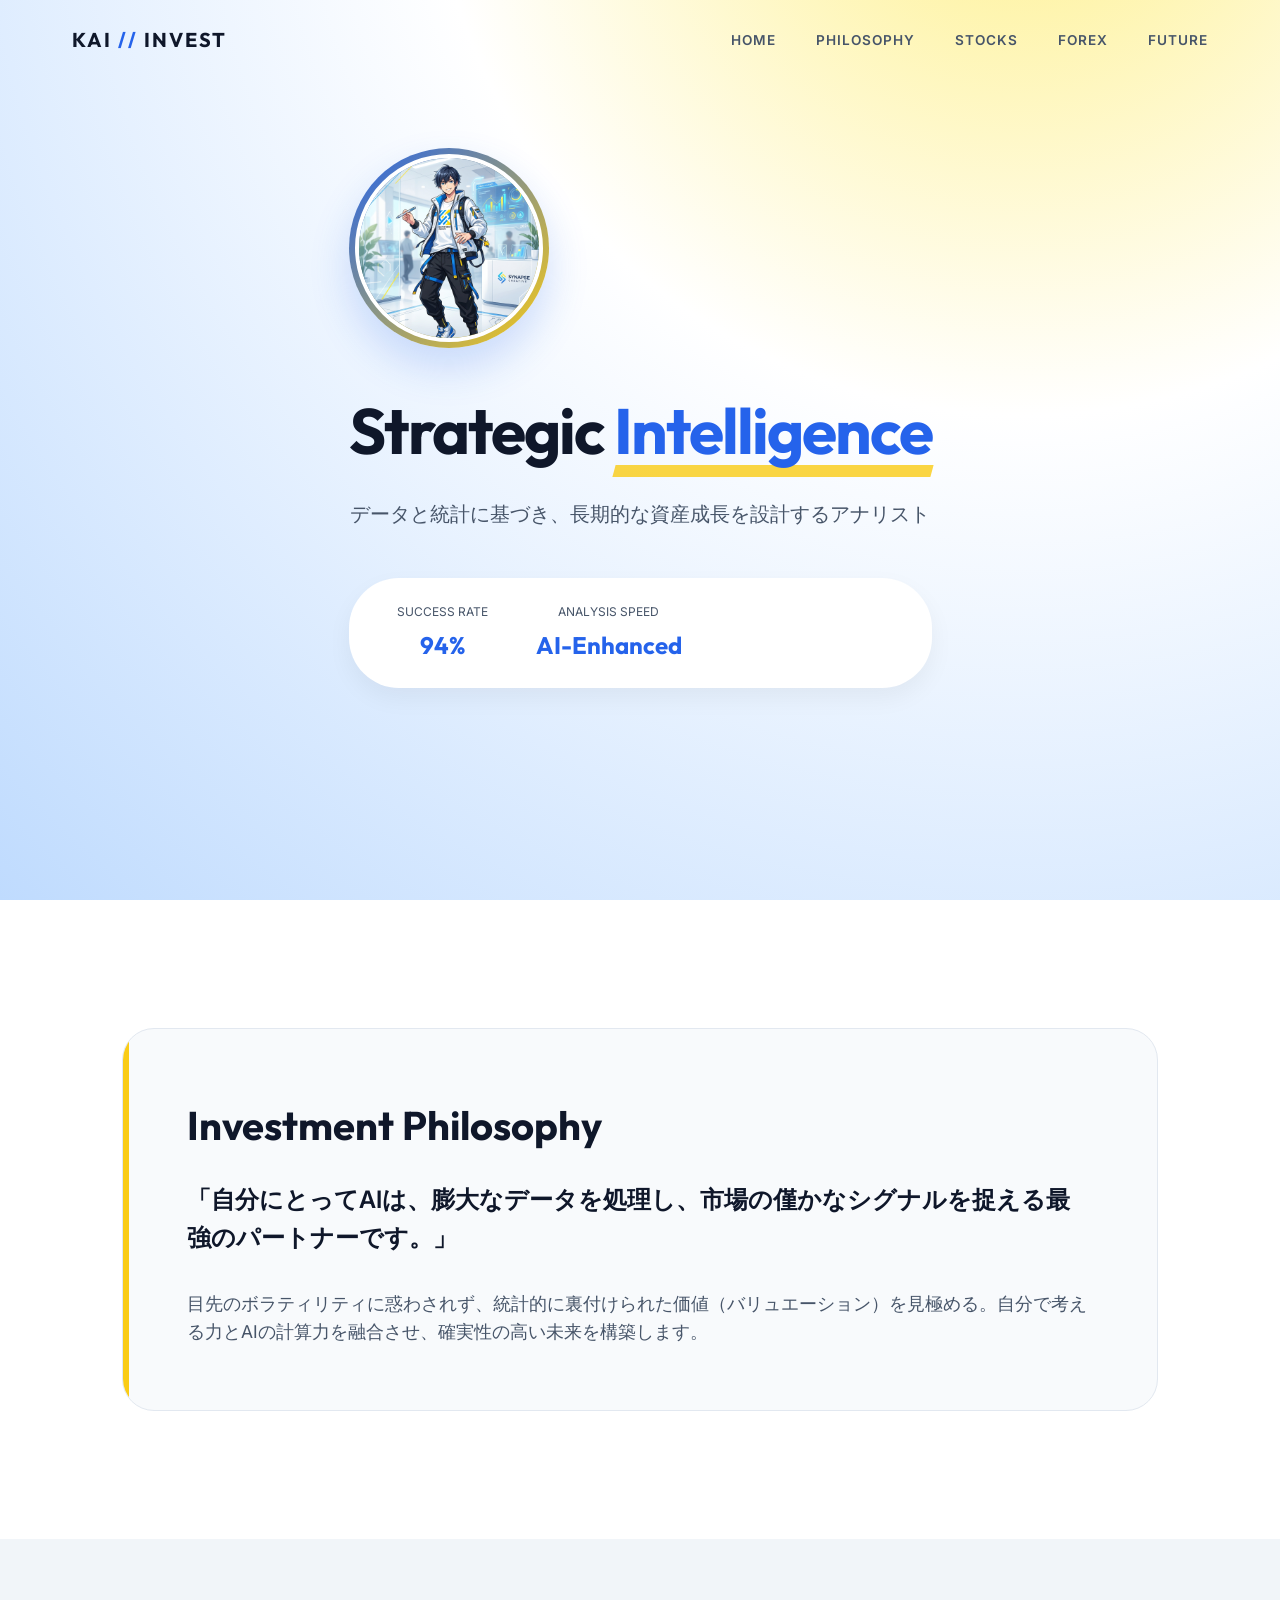
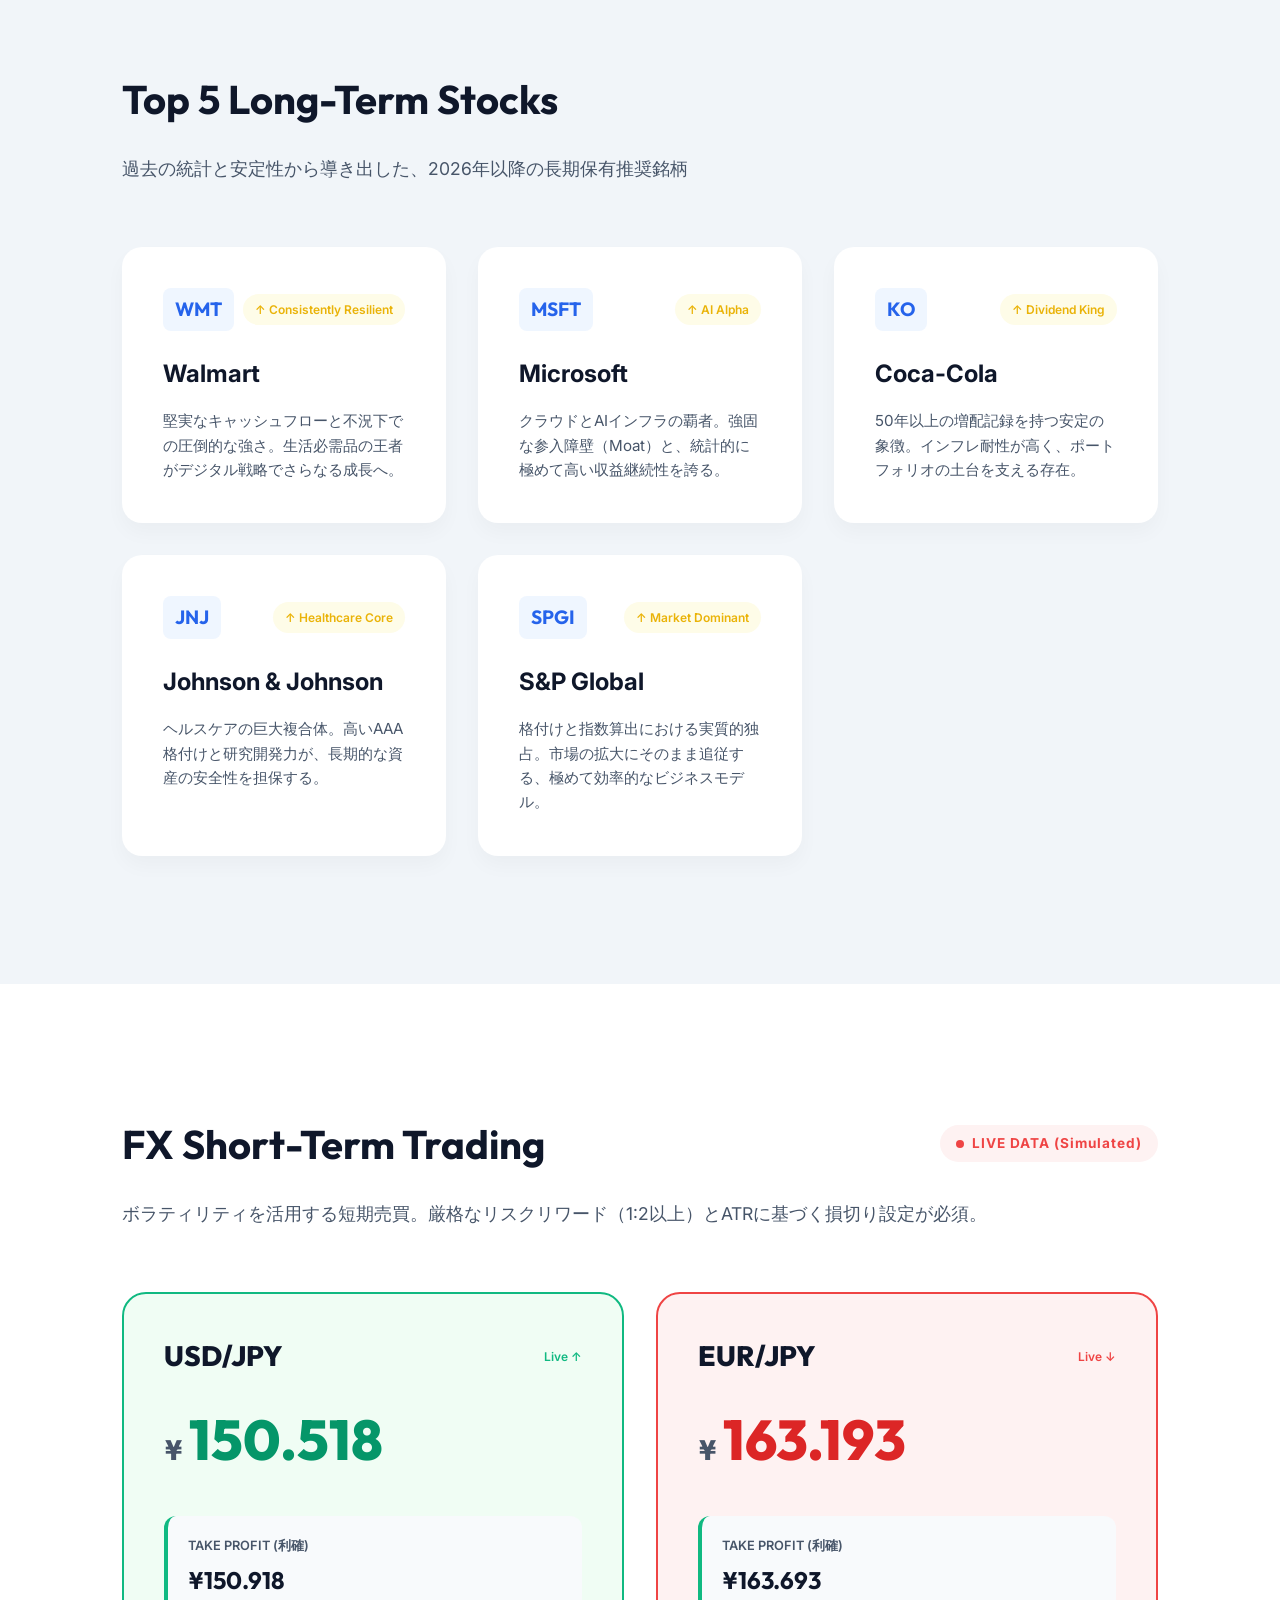
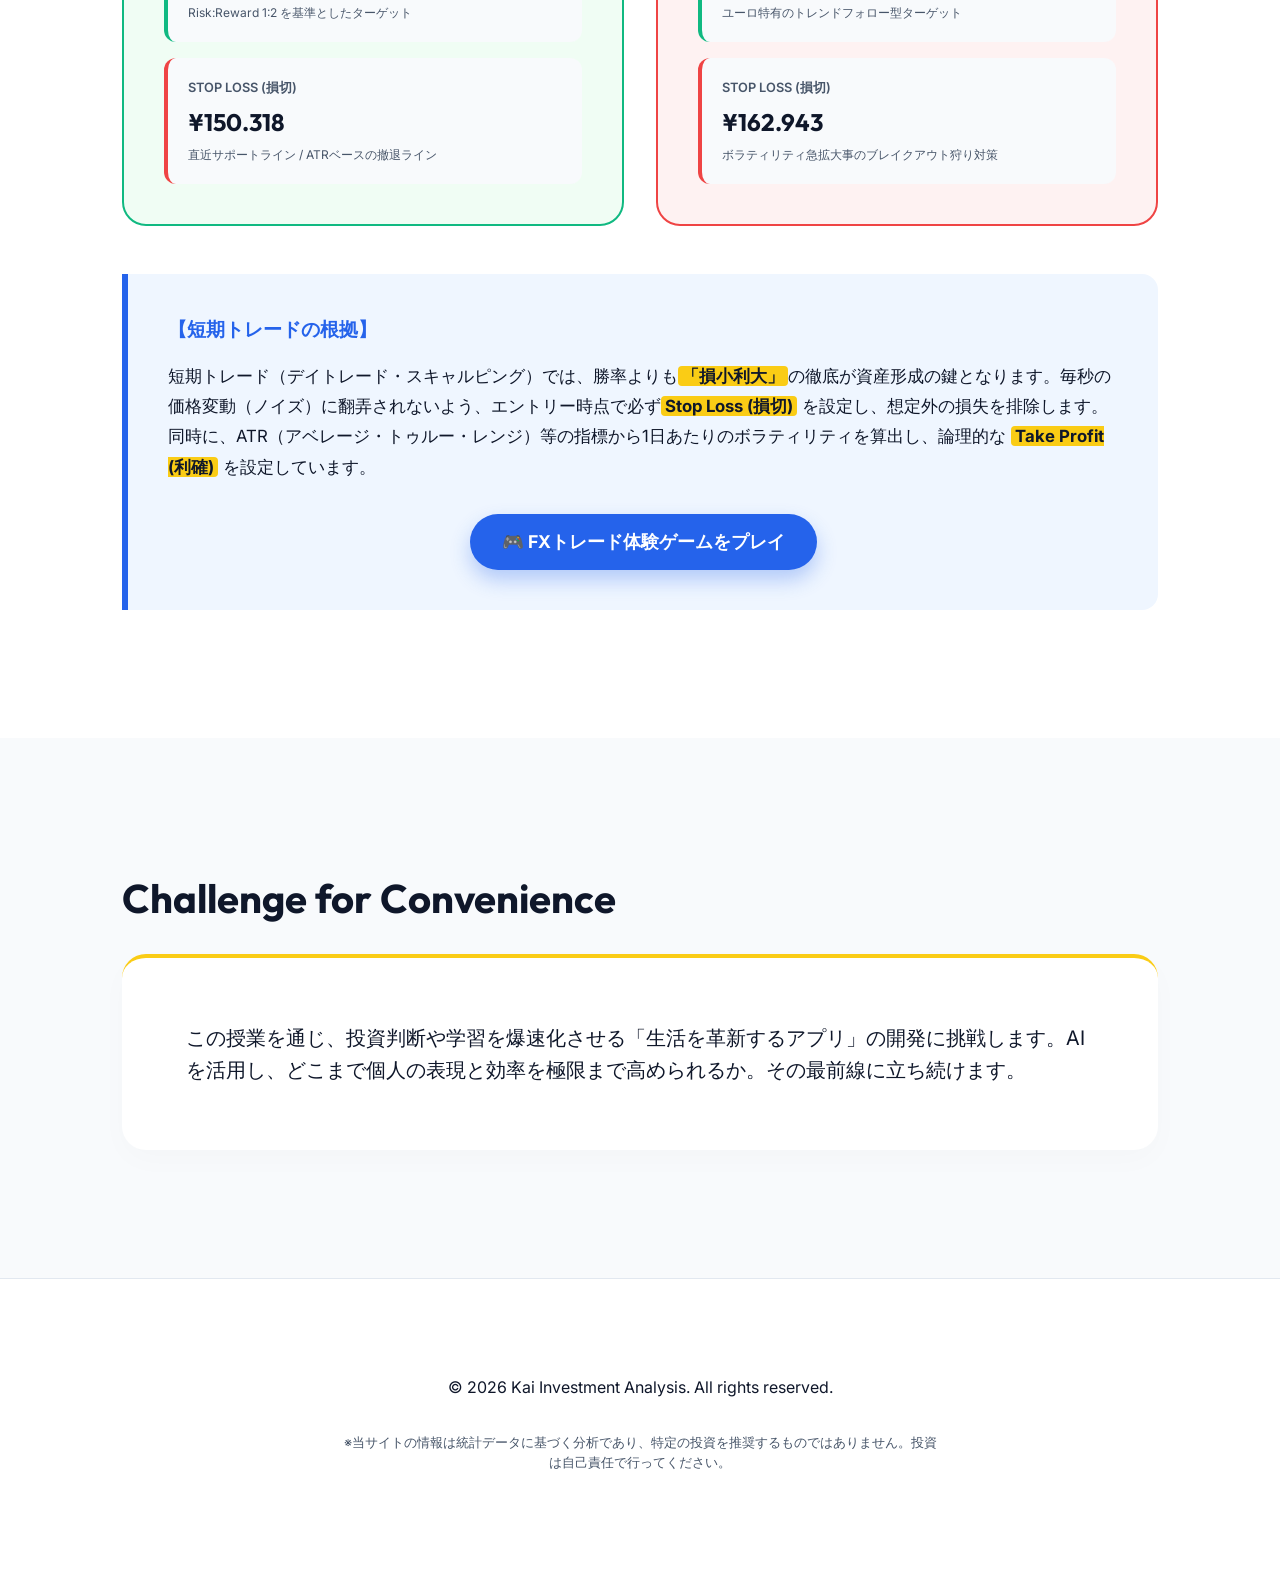
<file: index.html>
<!DOCTYPE html>
<html lang="ja">
<head>
    <meta charset="UTF-8">
    <meta name="viewport" content="width=device-width, initial-scale=1.0">
    <title>Kai | Investment Analyst</title>
    <meta name="description" content="Kaiの投資分析ポートフォリオ。過去の統計に基づいた長期運用推奨銘柄を紹介します。">
    <link rel="preconnect" href="https://fonts.googleapis.com">
    <link rel="preconnect" href="https://fonts.gstatic.com" crossorigin>
    <link href="https://fonts.googleapis.com/css2?family=Outfit:wght@300;400;600&family=Inter:wght@300;400;700&display=swap" rel="stylesheet">
    <link rel="stylesheet" href="style.css">
</head>
<body>
    <header id="header">
        <nav>
            <div class="logo">KAI <span class="dim">//</span> INVEST</div>
            <ul class="nav-links">
                <li><a href="#hero">Home</a></li>
                <li><a href="#philosophy">Philosophy</a></li>
                <li><a href="#stocks">Stocks</a></li>
                <li><a href="#forex">Forex</a></li>
                <li><a href="#vision">Future</a></li>
            </ul>
        </nav>
    </header>

    <main>
        <!-- Hero Section -->
        <section id="hero" class="hero">
            <div class="hero-content reveal">
                <div class="avatar-container">
                    <img src="assets/creative_avatar.png" alt="Kai's Avatar" id="avatar">
                </div>
                <h1>Strategic <span class="highlight">Intelligence</span></h1>
                <p class="tagline">データと統計に基づき、長期的な資産成長を設計するアナリスト</p>
                <div class="stats-ribbon">
                    <div class="stat-item"><span>Success Rate</span><strong>94%</strong></div>
                    <div class="stat-item"><span>Analysis Speed</span><strong>AI-Enhanced</strong></div>
                </div>
            </div>
        </section>

        <!-- Philosophy Section -->
        <section id="philosophy" class="philosophy">
            <div class="container">
                <div class="box glass reveal">
                    <h2 class="section-title">Investment Philosophy</h2>
                    <p class="intro-p">「自分にとってAIは、膨大なデータを処理し、市場の僅かなシグナルを捉える<strong>最強のパートナー</strong>です。」</p>
                    <p class="detail-p">目先のボラティリティに惑わされず、統計的に裏付けられた価値（バリュエーション）を見極める。自分で考える力とAIの計算力を融合させ、確実性の高い未来を構築します。</p>
                </div>
            </div>
        </section>

        <!-- Recommended Stocks Section -->
        <section id="stocks" class="stocks">
            <div class="container">
                <h2 class="section-title reveal">Top 5 Long-Term Stocks</h2>
                <p class="subtitle reveal">過去の統計と安定性から導き出した、2026年以降の長期保有推奨銘柄</p>
                
                <div class="stocks-grid">
                    <div class="stock-card reveal delay-1">
                        <div class="stock-header">
                            <span class="ticker">WMT</span>
                            <span class="trend">↑ Consistently Resilient</span>
                        </div>
                        <h3>Walmart</h3>
                        <p>堅実なキャッシュフローと不況下での圧倒的な強さ。生活必需品の王者がデジタル戦略でさらなる成長へ。</p>
                    </div>

                    <div class="stock-card reveal delay-2">
                        <div class="stock-header">
                            <span class="ticker">MSFT</span>
                            <span class="trend">↑ AI Alpha</span>
                        </div>
                        <h3>Microsoft</h3>
                        <p>クラウドとAIインフラの覇者。強固な参入障壁（Moat）と、統計的に極めて高い収益継続性を誇る。</p>
                    </div>

                    <div class="stock-card reveal delay-1">
                        <div class="stock-header">
                            <span class="ticker">KO</span>
                            <span class="trend">↑ Dividend King</span>
                        </div>
                        <h3>Coca-Cola</h3>
                        <p>50年以上の増配記録を持つ安定の象徴。インフレ耐性が高く、ポートフォリオの土台を支える存在。</p>
                    </div>

                    <div class="stock-card reveal delay-2">
                        <div class="stock-header">
                            <span class="ticker">JNJ</span>
                            <span class="trend">↑ Healthcare Core</span>
                        </div>
                        <h3>Johnson & Johnson</h3>
                        <p>ヘルスケアの巨大複合体。高いAAA格付けと研究開発力が、長期的な資産の安全性を担保する。</p>
                    </div>

                    <div class="stock-card reveal delay-3">
                        <div class="stock-header">
                            <span class="ticker">SPGI</span>
                            <span class="trend">↑ Market Dominant</span>
                        </div>
                        <h3>S&P Global</h3>
                        <p>格付けと指数算出における実質的独占。市場の拡大にそのまま追従する、極めて効率的なビジネスモデル。</p>
                    </div>
                </div>
            </div>
        </section>

        <!-- Forex Section -->
        <section id="forex" class="forex">
            <div class="container">
                <div class="section-header reveal">
                    <h2 class="section-title">FX Short-Term Trading</h2>
                    <div class="live-indicator">
                        <span class="dot"></span> LIVE DATA (Simulated)
                    </div>
                </div>
                <p class="subtitle reveal delay-1">ボラティリティを活用する短期売買。厳格なリスクリワード（1:2以上）とATRに基づく損切り設定が必須。</p>
                
                <div class="fx-grid">
                    <!-- USD/JPY -->
                    <a href="https://jp.tradingview.com/symbols/USDJPY/" target="_blank" rel="noopener" class="fx-card reveal delay-1" id="fx-usdjpy">
                        <div class="fx-header">
                            <span class="pair">USD/JPY</span>
                            <span class="status">Updating...</span>
                        </div>
                        <div class="price-display">
                            <span class="currency-symbol">¥</span>
                            <span class="current-price" data-base="150.500">150.500</span>
                        </div>
                        <div class="trade-levels">
                            <div class="level tp">
                                <span>Take Profit (利確)</span>
                                <strong class="tp-value">--</strong>
                                <small>Risk:Reward 1:2 を基準としたターゲット</small>
                            </div>
                            <div class="level sl">
                                <span>Stop Loss (損切)</span>
                                <strong class="sl-value">--</strong>
                                <small>直近サポートライン / ATRベースの撤退ライン</small>
                            </div>
                        </div>
                    </a>

                    <!-- EUR/JPY -->
                    <a href="https://jp.tradingview.com/symbols/EURJPY/" target="_blank" rel="noopener" class="fx-card reveal delay-2" id="fx-eurjpy">
                        <div class="fx-header">
                            <span class="pair">EUR/JPY</span>
                            <span class="status">Updating...</span>
                        </div>
                        <div class="price-display">
                            <span class="currency-symbol">¥</span>
                            <span class="current-price" data-base="163.200">163.200</span>
                        </div>
                        <div class="trade-levels">
                            <div class="level tp">
                                <span>Take Profit (利確)</span>
                                <strong class="tp-value">--</strong>
                                <small>ユーロ特有のトレンドフォロー型ターゲット</small>
                            </div>
                            <div class="level sl">
                                <span>Stop Loss (損切)</span>
                                <strong class="sl-value">--</strong>
                                <small>ボラティリティ急拡大事のブレイクアウト狩り対策</small>
                            </div>
                        </div>
                    </a>
                </div>
                <div class="rationale-box reveal delay-3">
                    <h3>【短期トレードの根拠】</h3>
                    <p>短期トレード（デイトレード・スキャルピング）では、勝率よりも<strong>「損小利大」</strong>の徹底が資産形成の鍵となります。毎秒の価格変動（ノイズ）に翻弄されないよう、エントリー時点で必ず<strong>Stop Loss (損切)</strong> を設定し、想定外の損失を排除します。同時に、ATR（アベレージ・トゥルー・レンジ）等の指標から1日あたりのボラティリティを算出し、論理的な <strong>Take Profit (利確)</strong> を設定しています。</p>
                    
                    <div style="margin-top: 2rem; text-align: center;">
                        <a href="./fx-game/index.html" style="display: inline-block; background-color: var(--accent-color); color: white; font-weight: bold; padding: 14px 32px; border-radius: 30px; text-decoration: none; font-size: 1.1rem; transition: transform 0.2s, box-shadow 0.2s; box-shadow: 0 10px 20px rgba(37, 99, 235, 0.3);" onmouseover="this.style.transform='translateY(-3px)'; this.style.boxShadow='0 15px 25px rgba(37, 99, 235, 0.4)'" onmouseout="this.style.transform='none'; this.style.boxShadow='0 10px 20px rgba(37, 99, 235, 0.3)'">🎮 FXトレード体験ゲームをプレイ</a>
                    </div>
                </div>
            </div>
        </section>

        <!-- Future Vision Section -->
        <section id="vision" class="vision">
            <div class="container reveal">
                <h2 class="section-title">Challenge for Convenience</h2>
                <div class="vision-content">
                    <p>この授業を通じ、投資判断や学習を爆速化させる「生活を革新するアプリ」の開発に挑戦します。AIを活用し、どこまで個人の表現と効率を極限まで高められるか。その最前線に立ち続けます。</p>
                </div>
            </div>
        </section>
    </main>

    <footer>
        <div class="container">
            <p>&copy; 2026 Kai Investment Analysis. All rights reserved.</p>
            <p class="disclaimer">※当サイトの情報は統計データに基づく分析であり、特定の投資を推奨するものではありません。投資は自己責任で行ってください。</p>
        </div>
    </footer>

    <script src="script.js"></script>
</body>
</html>
</file>
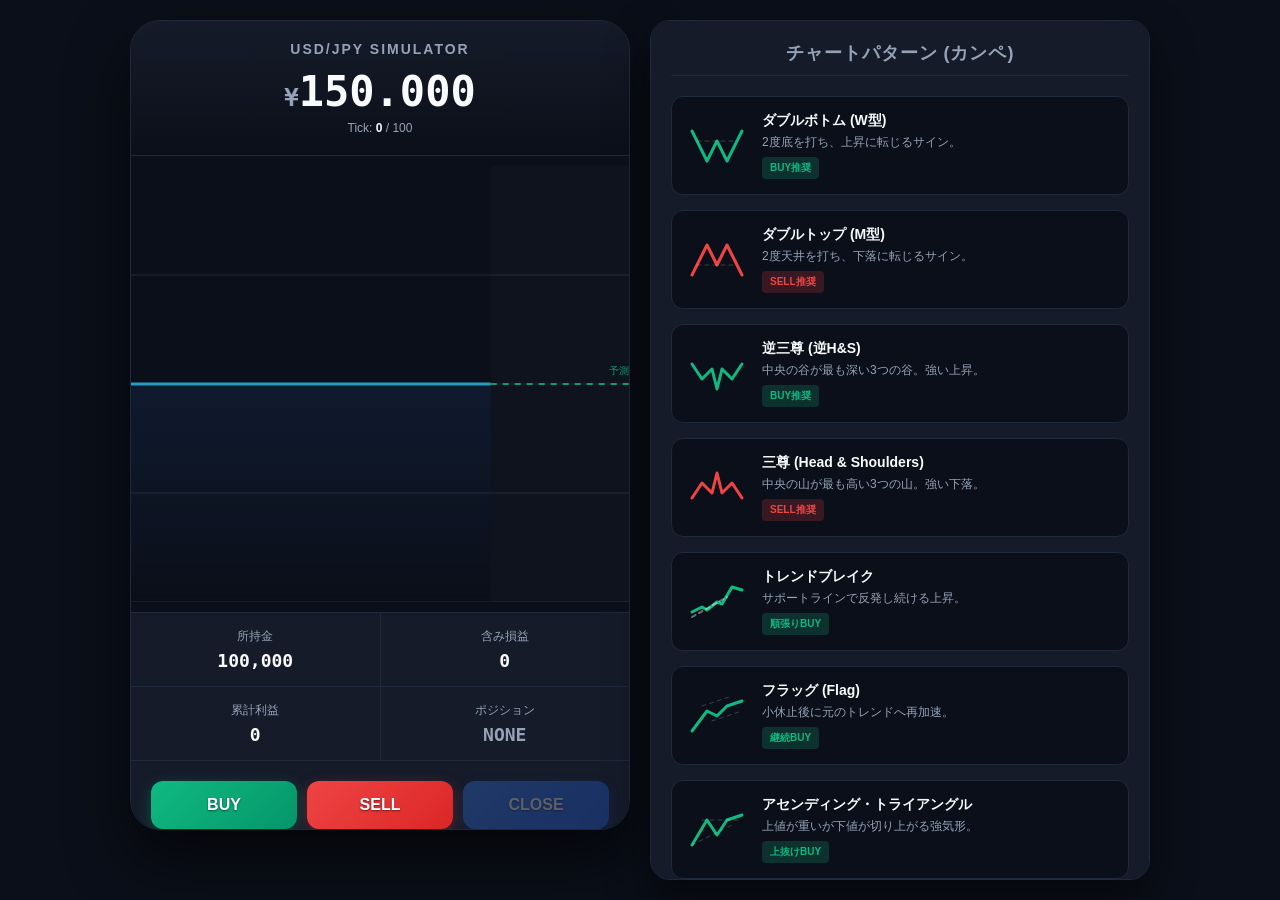
<file: fx-game/index.html>
<!DOCTYPE html>
<html lang="ja">
<head>
    <meta charset="UTF-8">
    <meta name="viewport" content="width=device-width, initial-scale=1.0">
    <title>FX Trading Simulator</title>
    <style>
        :root {
            --bg-color: #0b0f19;
            --panel-bg: #151b29;
            --text-main: #f8fafc;
            --text-muted: #94a3b8;
            --color-buy: #10b981; /* Emerald */
            --color-sell: #ef4444; /* Red */
            --color-close: #3b82f6; /* Blue */
            --border-color: #1e293b;
            --font-family: -apple-system, BlinkMacSystemFont, "Segoe UI", Roboto, "Helvetica Neue", Arial, sans-serif;
        }

        * {
            box-sizing: border-box;
            margin: 0;
            padding: 0;
            user-select: none;
        }

        body {
            background-color: var(--bg-color);
            color: var(--text-main);
            font-family: var(--font-family);
            display: flex;
            justify-content: center;
            align-items: flex-start;
            min-height: 100vh;
            padding: 20px;
        }

        .main-wrapper {
            display: flex;
            flex-direction: row;
            gap: 20px;
            justify-content: center;
            align-items: flex-start;
            width: 100%;
            max-width: 1100px;
        }

        @media (max-width: 900px) {
            .main-wrapper {
                flex-direction: column;
                align-items: center;
            }
            body { padding: 0; }
        }

        .app-container {
            width: 100%;
            max-width: 500px;
            height: calc(100vh - 40px);
            min-height: 600px;
            display: flex;
            flex-direction: column;
            background-color: var(--bg-color);
            border: 1px solid var(--border-color);
            border-radius: 20px;
            overflow: hidden;
            box-shadow: 0 20px 40px rgba(0,0,0,0.5);
        }

        @media (max-width: 900px) {
            .app-container {
                height: 100vh;
                border-radius: 0;
                border-left: none;
                border-right: none;
                min-height: auto;
            }
        }

        /* Pattern Guide */
        .pattern-guide {
            flex: 1;
            width: 100%;
            max-width: 500px;
            height: calc(100vh - 40px);
            background-color: var(--panel-bg);
            border: 1px solid var(--border-color);
            border-radius: 20px;
            padding: 20px;
            overflow-y: auto;
            box-shadow: 0 20px 40px rgba(0,0,0,0.5);
        }

        @media (max-width: 900px) {
            .pattern-guide {
                height: auto;
                border-radius: 0;
                border-left: none;
                border-right: none;
                max-width: 100%;
            }
        }

        .pattern-guide h2 {
            font-size: 18px;
            margin-bottom: 20px;
            text-align: center;
            color: var(--text-muted);
            letter-spacing: 1px;
            border-bottom: 1px solid var(--border-color);
            padding-bottom: 10px;
        }

        .pattern-grid {
            display: flex;
            flex-direction: column;
            gap: 15px;
        }

        .pattern-card {
            background: var(--bg-color);
            border: 1px solid var(--border-color);
            border-radius: 12px;
            padding: 15px;
            display: flex;
            align-items: center;
            gap: 15px;
        }

        .pattern-icon {
            width: 60px;
            height: 40px;
            flex-shrink: 0;
        }

        .pattern-info {
            flex-grow: 1;
        }

        .pattern-info h4 {
            font-size: 14px;
            margin-bottom: 4px;
            color: var(--text-main);
        }

        .pattern-info p {
            font-size: 12px;
            color: var(--text-muted);
        }

        .signal-badge {
            display: inline-block;
            padding: 4px 8px;
            border-radius: 4px;
            font-size: 10px;
            font-weight: bold;
            margin-top: 6px;
        }

        .signal-buy { background: rgba(16, 185, 129, 0.2); color: var(--color-buy); }
        .signal-sell { background: rgba(239, 68, 68, 0.2); color: var(--color-sell); }

        /* Header */
        header {
            padding: 20px;
            text-align: center;
            border-bottom: 1px solid var(--border-color);
            background: linear-gradient(180deg, rgba(21,27,41,1) 0%, rgba(11,15,25,1) 100%);
        }

        h1 {
            font-size: 14px;
            color: var(--text-muted);
            letter-spacing: 2px;
            margin-bottom: 10px;
        }

        .price-display {
            font-size: 42px;
            font-weight: 700;
            font-family: monospace;
            transition: color 0.2s;
        }

        .price-display.up { color: var(--color-buy); text-shadow: 0 0 10px rgba(16, 185, 129, 0.5); }
        .price-display.down { color: var(--color-sell); text-shadow: 0 0 10px rgba(239, 68, 68, 0.5); }

        .time-left {
            font-size: 12px;
            color: var(--text-muted);
            margin-top: 5px;
        }

        /* Chart */
        .chart-container {
            flex-grow: 1;
            position: relative;
            background-color: var(--bg-color);
            width: 100%;
            padding: 10px 0;
        }

        canvas {
            width: 100%;
            height: 100%;
            display: block;
        }

        /* Stats */
        .stats-grid {
            display: grid;
            grid-template-columns: 1fr 1fr;
            gap: 1px;
            background-color: var(--border-color);
            border-top: 1px solid var(--border-color);
            border-bottom: 1px solid var(--border-color);
        }

        .stat-box {
            background-color: var(--panel-bg);
            padding: 15px;
            text-align: center;
        }

        .stat-label {
            font-size: 12px;
            color: var(--text-muted);
            margin-bottom: 5px;
        }

        .stat-value {
            font-size: 18px;
            font-weight: 600;
            font-family: monospace;
        }

        .value-up { color: var(--color-buy); }
        .value-down { color: var(--color-sell); }

        /* Controls */
        .controls {
            padding: 20px;
            display: flex;
            gap: 10px;
            background-color: var(--panel-bg);
        }

        .btn {
            flex: 1;
            padding: 15px 0;
            border: none;
            border-radius: 12px;
            font-size: 16px;
            font-weight: 700;
            cursor: pointer;
            transition: transform 0.1s, opacity 0.2s, filter 0.2s;
            color: white;
            text-shadow: 0 1px 2px rgba(0,0,0,0.5);
        }

        .btn:active {
            transform: scale(0.95);
        }

        .btn:disabled {
            opacity: 0.3;
            cursor: not-allowed;
            transform: none;
        }

        .btn-buy { background: linear-gradient(135deg, #10b981, #059669); box-shadow: 0 4px 15px rgba(16, 185, 129, 0.3); }
        .btn-sell { background: linear-gradient(135deg, #ef4444, #dc2626); box-shadow: 0 4px 15px rgba(239, 68, 68, 0.3); }
        .btn-close { background: linear-gradient(135deg, #3b82f6, #2563eb); box-shadow: 0 4px 15px rgba(59, 130, 246, 0.3); }

        .btn-buy:hover:not(:disabled) { filter: brightness(1.1); }
        .btn-sell:hover:not(:disabled) { filter: brightness(1.1); }
        .btn-close:hover:not(:disabled) { filter: brightness(1.1); }

        /* Overlay */
        .overlay {
            position: absolute;
            top: 0;
            left: 0;
            width: 100%;
            height: 100%;
            background: rgba(11, 15, 25, 0.9);
            backdrop-filter: blur(5px);
            display: flex;
            justify-content: center;
            align-items: center;
            z-index: 100;
            opacity: 1;
            transition: opacity 0.3s;
        }

        .overlay.hidden {
            opacity: 0;
            pointer-events: none;
        }

        .overlay-content {
            background: var(--panel-bg);
            padding: 40px;
            border-radius: 20px;
            text-align: center;
            border: 1px solid var(--border-color);
            box-shadow: 0 20px 40px rgba(0,0,0,0.5);
        }

        .overlay-content h2 {
            font-size: 28px;
            margin-bottom: 20px;
            color: var(--text-main);
        }

        .overlay-content p {
            font-size: 18px;
            margin-bottom: 30px;
            color: var(--text-muted);
        }

        .overlay-content span {
            font-size: 24px;
            font-weight: bold;
            color: var(--text-main);
        }

        .leaderboard {
            margin: 20px 0;
            text-align: left;
            background: rgba(0,0,0,0.2);
            padding: 15px;
            border-radius: 10px;
        }

        .leaderboard h3 {
            font-size: 16px;
            color: var(--text-muted);
            margin-bottom: 10px;
            text-align: center;
        }

        .score-list {
            list-style: none;
            padding: 0;
            margin: 0;
        }

        .score-item {
            display: flex;
            justify-content: space-between;
            padding: 8px 0;
            border-bottom: 1px solid rgba(255,255,255,0.05);
            font-size: 16px;
        }

        .score-item:last-child {
            border-bottom: none;
        }

        .rank-1 { color: #facc15; font-weight: bold; } /* Gold */
        .rank-2 { color: #cbd5e1; font-weight: bold; } /* Silver */
        .rank-3 { color: #b45309; font-weight: bold; } /* Bronze */

        #btn-restart {
            width: 100%;
        }

        @media (min-width: 501px) {
            .app-container {
                height: 90vh;
                border-radius: 30px;
                box-shadow: 0 30px 60px rgba(0,0,0,0.6);
                overflow: hidden;
            }
        }
    </style>
</head>
<body>

<div class="main-wrapper">
<div class="app-container">
    <header>
        <h1>USD/JPY <span>SIMULATOR</span></h1>
        <div class="price-display" id="price-display">
            <span style="font-size: 24px; color: var(--text-muted);">¥</span><span id="current-price">150.000</span>
        </div>
        <div class="time-left">Tick: <span id="tick-count" style="color:var(--text-main); font-weight:bold;">0</span> / 100</div>
    </header>

    <div class="chart-container" id="chart-container">
        <canvas id="chart-canvas"></canvas>
    </div>

    <div class="stats-grid">
        <div class="stat-box">
            <div class="stat-label">所持金</div>
            <div class="stat-value" id="balance">100,000</div>
        </div>
        <div class="stat-box">
            <div class="stat-label">含み損益</div>
            <div class="stat-value" id="unrealized-pnl">0</div>
        </div>
        <div class="stat-box">
            <div class="stat-label">累計利益</div>
            <div class="stat-value" id="total-profit">0</div>
        </div>
        <div class="stat-box">
            <div class="stat-label">ポジション</div>
            <div class="stat-value" id="position-type" style="color:var(--text-muted)">NONE</div>
        </div>
    </div>

    <div class="controls">
        <button id="btn-buy" class="btn btn-buy">BUY</button>
        <button id="btn-sell" class="btn btn-sell">SELL</button>
        <button id="btn-close" class="btn btn-close" disabled>CLOSE</button>
    </div>

    <div id="game-over" class="overlay hidden">
        <div class="overlay-content">
            <h2>Game Over</h2>
            <p>最終資金<br><span id="final-balance"></span> 円</p>
            
            <div class="leaderboard">
                <h3>🏆 TOP 3 BEST SCORES</h3>
                <ul class="score-list" id="score-list">
                    <!-- Scores injected via JS -->
                </ul>
            </div>

            <button id="btn-restart" class="btn btn-close">RESTART</button>
        </div>
    </div>
</div>

<aside class="pattern-guide">
    <h2>チャートパターン (カンペ)</h2>
    <div class="pattern-grid">
        <!-- ダブルボトム -->
        <div class="pattern-card">
            <svg class="pattern-icon" viewBox="0 0 60 40" stroke="#10b981" stroke-width="3" fill="none" stroke-linejoin="round" stroke-linecap="round">
                <path d="M5 5 L20 35 L30 15 L40 35 L55 5" />
                <line x1="10" y1="15" x2="50" y2="15" stroke="rgba(255,255,255,0.2)" stroke-width="1" stroke-dasharray="4" />
            </svg>
            <div class="pattern-info">
                <h4>ダブルボトム (W型)</h4>
                <p>2度底を打ち、上昇に転じるサイン。</p>
                <span class="signal-badge signal-buy">BUY推奨</span>
            </div>
        </div>

        <!-- ダブルトップ -->
        <div class="pattern-card">
            <svg class="pattern-icon" viewBox="0 0 60 40" stroke="#ef4444" stroke-width="3" fill="none" stroke-linejoin="round" stroke-linecap="round">
                <path d="M5 35 L20 5 L30 25 L40 5 L55 35" />
                <line x1="10" y1="25" x2="50" y2="25" stroke="rgba(255,255,255,0.2)" stroke-width="1" stroke-dasharray="4" />
            </svg>
            <div class="pattern-info">
                <h4>ダブルトップ (M型)</h4>
                <p>2度天井を打ち、下落に転じるサイン。</p>
                <span class="signal-badge signal-sell">SELL推奨</span>
            </div>
        </div>

        <!-- 逆三尊 -->
        <div class="pattern-card">
            <svg class="pattern-icon" viewBox="0 0 60 40" stroke="#10b981" stroke-width="3" fill="none" stroke-linejoin="round" stroke-linecap="round">
                <path d="M5 10 L15 25 L25 15 L30 35 L35 15 L45 25 L55 10" />
            </svg>
            <div class="pattern-info">
                <h4>逆三尊 (逆H&S)</h4>
                <p>中央の谷が最も深い3つの谷。強い上昇。</p>
                <span class="signal-badge signal-buy">BUY推奨</span>
            </div>
        </div>

        <!-- 三尊 -->
        <div class="pattern-card">
            <svg class="pattern-icon" viewBox="0 0 60 40" stroke="#ef4444" stroke-width="3" fill="none" stroke-linejoin="round" stroke-linecap="round">
                <path d="M5 30 L15 15 L25 25 L30 5 L35 25 L45 15 L55 30" />
            </svg>
            <div class="pattern-info">
                <h4>三尊 (Head & Shoulders)</h4>
                <p>中央の山が最も高い3つの山。強い下落。</p>
                <span class="signal-badge signal-sell">SELL推奨</span>
            </div>
        </div>

        <!-- トレンドブレイク -->
        <div class="pattern-card">
            <svg class="pattern-icon" viewBox="0 0 60 40" fill="none" stroke-linejoin="round" stroke-linecap="round">
                <path d="M5 30 L15 25 L20 28 L30 20 L35 22 L45 5 L55 8" stroke="#10b981" stroke-width="3" />
                <line x1="5" y1="35" x2="40" y2="15" stroke="rgba(255,255,255,0.4)" stroke-width="2" stroke-dasharray="4" />
            </svg>
            <div class="pattern-info">
                <h4>トレンドブレイク</h4>
                <p>サポートラインで反発し続ける上昇。</p>
                <span class="signal-badge signal-buy">順張りBUY</span>
            </div>
        </div>

        <!-- フラッグ -->
        <div class="pattern-card">
            <svg class="pattern-icon" viewBox="0 0 60 40" stroke="#10b981" stroke-width="3" fill="none" stroke-linejoin="round" stroke-linecap="round">
                <path d="M5 35 L20 15 L30 20 L40 10 L55 5" />
                <line x1="15" y1="10" x2="45" y2="0" stroke="rgba(255,255,255,0.2)" stroke-width="1" stroke-dasharray="4" />
                <line x1="25" y1="25" x2="55" y2="15" stroke="rgba(255,255,255,0.2)" stroke-width="1" stroke-dasharray="4" />
            </svg>
            <div class="pattern-info">
                <h4>フラッグ (Flag)</h4>
                <p>小休止後に元のトレンドへ再加速。</p>
                <span class="signal-badge signal-buy">継続BUY</span>
            </div>
        </div>

        <!-- アセンディング・トライアングル -->
        <div class="pattern-card">
            <svg class="pattern-icon" viewBox="0 0 60 40" stroke="#10b981" stroke-width="3" fill="none" stroke-linejoin="round" stroke-linecap="round">
                <path d="M5 35 L20 10 L30 25 L40 10 L55 5" />
                <line x1="15" y1="10" x2="55" y2="10" stroke="rgba(255,255,255,0.2)" stroke-width="1" stroke-dasharray="4" />
                <line x1="5" y1="35" x2="45" y2="15" stroke="rgba(255,255,255,0.2)" stroke-width="1" stroke-dasharray="4" />
            </svg>
            <div class="pattern-info">
                <h4>アセンディング・トライアングル</h4>
                <p>上値が重いが下値が切り上がる強気形。</p>
                <span class="signal-badge signal-buy">上抜けBUY</span>
            </div>
        </div>

        <!-- ディセンディング・トライアングル -->
        <div class="pattern-card">
            <svg class="pattern-icon" viewBox="0 0 60 40" stroke="#ef4444" stroke-width="3" fill="none" stroke-linejoin="round" stroke-linecap="round">
                <path d="M5 5 L20 30 L30 15 L40 30 L55 35" />
                <line x1="15" y1="30" x2="55" y2="30" stroke="rgba(255,255,255,0.2)" stroke-width="1" stroke-dasharray="4" />
                <line x1="5" y1="5" x2="45" y2="25" stroke="rgba(255,255,255,0.2)" stroke-width="1" stroke-dasharray="4" />
            </svg>
            <div class="pattern-info">
                <h4>ディセンディング・トライアングル</h4>
                <p>下値が固いが上値が切り下がる弱気形。</p>
                <span class="signal-badge signal-sell">下抜けSELL</span>
            </div>
        </div>

        <!-- カップ・ウィズ・ハンドル -->
        <div class="pattern-card">
            <svg class="pattern-icon" viewBox="0 0 60 40" stroke="#10b981" stroke-width="3" fill="none" stroke-linejoin="round" stroke-linecap="round">
                <path d="M5 10 Q 20 40, 35 10 Q 45 20, 55 5" />
                <line x1="5" y1="10" x2="60" y2="10" stroke="rgba(255,255,255,0.2)" stroke-width="1" stroke-dasharray="4" />
            </svg>
            <div class="pattern-info">
                <h4>カップ・ウィズ・ハンドル</h4>
                <p>お椀型底の後に小さく調整して爆発。</p>
                <span class="signal-badge signal-buy">大化けBUY</span>
            </div>
        </div>
    </div>
</aside>
</div>

<script>
    // Constants
    const INITIAL_PRICE = 150.000;
    const INITIAL_BALANCE = 100000;
    const MAX_TICKS = 100;
    const CHART_HISTORY_LIMIT = 40;
    const LOT_SIZE = 10000; // 1 pip (0.01) movement = 100 JPY
    
    // State
    let currentPrice = INITIAL_PRICE;
    let balance = INITIAL_BALANCE;
    let totalProfit = 0;
    let unrealizedPnl = 0;
    let position = null; // { type: 'BUY'|'SELL', entryPrice: number }
    let tickCount = 0;
    let priceHistory = [];
    let gameInterval;

    // DOM Elements
    const elPriceDisplay = document.getElementById('price-display');
    const elCurrentPrice = document.getElementById('current-price');
    const elTickCount = document.getElementById('tick-count');
    const elBalance = document.getElementById('balance');
    const elUnrealizedPnl = document.getElementById('unrealized-pnl');
    const elTotalProfit = document.getElementById('total-profit');
    const elPositionType = document.getElementById('position-type');
    
    const btnBuy = document.getElementById('btn-buy');
    const btnSell = document.getElementById('btn-sell');
    const btnClose = document.getElementById('btn-close');
    
    const overlay = document.getElementById('game-over');
    const elFinalBalance = document.getElementById('final-balance');
    const btnRestart = document.getElementById('btn-restart');

    const canvas = document.getElementById('chart-canvas');
    const ctx = canvas.getContext('2d');

    // Setup Canvas
    function resizeCanvas() {
        const container = document.getElementById('chart-container');
        canvas.width = container.clientWidth;
        canvas.height = container.clientHeight;
        drawChart();
    }
    window.addEventListener('resize', resizeCanvas);

    // Number formatter
    const formatJPY = (num) => {
        return new Intl.NumberFormat('ja-JP').format(Math.floor(num));
    };

    // Initialize Game
    function initGame() {
        currentPrice = INITIAL_PRICE;
        balance = INITIAL_BALANCE;
        totalProfit = 0;
        unrealizedPnl = 0;
        position = null;
        tickCount = 0;
        priceHistory = Array(CHART_HISTORY_LIMIT).fill(currentPrice); // fill with flat line initially
        
        updateUI();
        resizeCanvas();
        overlay.classList.add('hidden');
        
        btnBuy.disabled = false;
        btnSell.disabled = false;
        btnClose.disabled = true;

        if(gameInterval) clearInterval(gameInterval);
        gameInterval = setInterval(gameTick, 1000);
    }

    // Game Loop
    function gameTick() {
        if (tickCount >= MAX_TICKS) {
            endGame();
            return;
        }

        tickCount++;
        
        // Random price movement (-0.050 to +0.050)
        const change = (Math.random() - 0.5) * 0.1;
        const newPrice = currentPrice + change;
        
        // Visual flash effect
        elPriceDisplay.classList.remove('up', 'down');
        void elPriceDisplay.offsetWidth; // trigger reflow
        if (newPrice > currentPrice) {
            elPriceDisplay.classList.add('up');
        } else if (newPrice < currentPrice) {
            elPriceDisplay.classList.add('down');
        }

        currentPrice = newPrice;

        // Update History
        priceHistory.push(currentPrice);
        if (priceHistory.length > CHART_HISTORY_LIMIT) {
            priceHistory.shift();
        }

        // Calculate Unrealized PnL
        if (position) {
            const priceDiff = currentPrice - position.entryPrice;
            if (position.type === 'BUY') {
                unrealizedPnl = priceDiff * LOT_SIZE;
            } else {
                unrealizedPnl = -priceDiff * LOT_SIZE;
            }
        } else {
            unrealizedPnl = 0;
        }

        updateUI();
        drawChart();
    }

    // End Game
    function endGame() {
        clearInterval(gameInterval);
        
        // Force close position if open
        if (position) {
            closePosition();
        }

        elFinalBalance.textContent = formatJPY(balance);
        
        // --- Leaderboard Logic ---
        let scores = JSON.parse(localStorage.getItem('fxGameScores') || '[]');
        
        // Add current score
        scores.push(balance);
        
        // Sort descending
        scores.sort((a, b) => b - a);
        
        // Keep top 3
        scores = scores.slice(0, 3);
        
        // Save back to local storage
        localStorage.setItem('fxGameScores', JSON.stringify(scores));
        
        // Render leaderboard
        const scoreList = document.getElementById('score-list');
        scoreList.innerHTML = '';
        
        if (scores.length === 0) {
             scoreList.innerHTML = '<li class="score-item" style="color:var(--text-muted); justify-content:center;">No scores yet</li>';
        } else {
            scores.forEach((score, index) => {
                const li = document.createElement('li');
                li.className = 'score-item';
                const rankClass = `rank-${index + 1}`;
                li.innerHTML = `<span class="${rankClass}">#${index + 1}</span> <span>${formatJPY(score)} 円</span>`;
                scoreList.appendChild(li);
            });
        }
        // --- End Leaderboard Logic ---

        overlay.classList.remove('hidden');
    }

    // Trading Actions
    btnBuy.addEventListener('click', () => openPosition('BUY'));
    btnSell.addEventListener('click', () => openPosition('SELL'));
    btnClose.addEventListener('click', closePosition);
    btnRestart.addEventListener('click', initGame);

    function openPosition(type) {
        if (position) return; // Prevent multiple positions
        
        position = {
            type: type,
            entryPrice: currentPrice
        };
        
        btnBuy.disabled = true;
        btnSell.disabled = true;
        btnClose.disabled = false;
        
        updateUI();
        drawChart();
    }

    function closePosition() {
        if (!position) return;

        balance += unrealizedPnl;
        totalProfit += unrealizedPnl;
        
        position = null;
        unrealizedPnl = 0;
        
        btnBuy.disabled = false;
        btnSell.disabled = false;
        btnClose.disabled = true;
        
        updateUI();
        drawChart();
    }

    // Update UI Elements
    function updateUI() {
        elCurrentPrice.textContent = currentPrice.toFixed(3);
        elTickCount.textContent = tickCount;
        
        elBalance.textContent = formatJPY(balance);
        
        elUnrealizedPnl.textContent = formatJPY(unrealizedPnl);
        elUnrealizedPnl.className = 'stat-value';
        if (unrealizedPnl > 0) elUnrealizedPnl.classList.add('value-up');
        if (unrealizedPnl < 0) elUnrealizedPnl.classList.add('value-down');
        
        elTotalProfit.textContent = formatJPY(totalProfit);
        elTotalProfit.className = 'stat-value';
        if (totalProfit > 0) elTotalProfit.classList.add('value-up');
        if (totalProfit < 0) elTotalProfit.classList.add('value-down');
        
        if (position) {
            elPositionType.textContent = position.type;
            elPositionType.className = 'stat-value';
            elPositionType.classList.add(position.type === 'BUY' ? 'value-up' : 'value-down');
        } else {
            elPositionType.textContent = 'NONE';
            elPositionType.className = 'stat-value';
            elPositionType.style.color = 'var(--text-muted)';
        }
    }

    // Chart Drawing Logic
    function drawChart() {
        ctx.clearRect(0, 0, canvas.width, canvas.height);
        
        const FUTURE_TICKS = 15;
        const TOTAL_TICKS = CHART_HISTORY_LIMIT + FUTURE_TICKS;
        
        let minPrice = Math.min(...priceHistory);
        let maxPrice = Math.max(...priceHistory);
        
        // Calculate Trend (Prediction Slope)
        let slope = 0;
        let predY_val = currentPrice;
        
        if (priceHistory.length >= 2) {
            const lookback = Math.min(10, priceHistory.length);
            let sumX = 0, sumY = 0, sumXY = 0, sumXX = 0;
            for(let i = 0; i < lookback; i++) {
                const py = priceHistory[priceHistory.length - lookback + i];
                sumX += i;
                sumY += py;
                sumXY += i * py;
                sumXX += i * i;
            }
            const denom = (lookback * sumXX - sumX * sumX);
            slope = denom !== 0 ? (lookback * sumXY - sumX * sumY) / denom : 0;
            predY_val = currentPrice + (slope * FUTURE_TICKS);
            
            minPrice = Math.min(minPrice, predY_val);
            maxPrice = Math.max(maxPrice, predY_val);
        }
        
        minPrice -= 0.02;
        maxPrice += 0.02;
        const range = maxPrice - minPrice;
        
        const stepX = canvas.width / (TOTAL_TICKS - 1);
        
        // Draw Grid
        ctx.strokeStyle = '#1e293b';
        ctx.lineWidth = 1;
        ctx.beginPath();
        for(let i = 1; i <= 4; i++) {
            const y = (canvas.height / 4) * i;
            ctx.moveTo(0, y);
            ctx.lineTo(canvas.width, y);
        }
        ctx.stroke();

        // Draw Prediction Range Area
        const predictionStartX = (priceHistory.length - 1) * stepX;
        ctx.fillStyle = 'rgba(255, 255, 255, 0.02)';
        ctx.fillRect(predictionStartX, 0, canvas.width - predictionStartX, canvas.height);

        // Draw Line (History)
        ctx.beginPath();
        ctx.lineWidth = 3;
        const gradient = ctx.createLinearGradient(0, 0, 0, canvas.height);
        gradient.addColorStop(0, 'rgba(59, 130, 246, 1)');
        gradient.addColorStop(1, 'rgba(16, 185, 129, 1)');
        ctx.strokeStyle = gradient;

        priceHistory.forEach((price, index) => {
            const x = index * stepX;
            const y = canvas.height - ((price - minPrice) / range) * canvas.height;
            if (index === 0) ctx.moveTo(x, y);
            else ctx.lineTo(x, y);
        });
        ctx.stroke();
        
        // Fill area under line
        ctx.lineTo(predictionStartX, canvas.height);
        ctx.lineTo(0, canvas.height);
        const fillGradient = ctx.createLinearGradient(0, 0, 0, canvas.height);
        fillGradient.addColorStop(0, 'rgba(59, 130, 246, 0.2)');
        fillGradient.addColorStop(1, 'rgba(59, 130, 246, 0)');
        ctx.fillStyle = fillGradient;
        ctx.fill();

        // Draw Prediction Line (Future)
        if (priceHistory.length >= 2) {
            const lastY = canvas.height - ((currentPrice - minPrice) / range) * canvas.height;
            const predX = predictionStartX + (FUTURE_TICKS * stepX);
            const predY = canvas.height - ((predY_val - minPrice) / range) * canvas.height;

            ctx.beginPath();
            ctx.setLineDash([6, 6]);
            ctx.lineWidth = 2;
            
            // Color based on prediction direction
            ctx.strokeStyle = slope >= 0 ? 'rgba(16, 185, 129, 0.8)' : 'rgba(239, 68, 68, 0.8)';
            
            ctx.moveTo(predictionStartX, lastY);
            ctx.lineTo(predX, predY);
            ctx.stroke();
            ctx.setLineDash([]); // Reset
            
            // Draw Prediction Label
            ctx.fillStyle = ctx.strokeStyle;
            ctx.font = '10px sans-serif';
            ctx.fillText('予測', predX - 20, predY - 10);
        }

        // Draw Position Entry Line
        if (position) {
            const y = canvas.height - ((position.entryPrice - minPrice) / range) * canvas.height;
            ctx.beginPath();
            ctx.strokeStyle = position.type === 'BUY' ? '#10b981' : '#ef4444';
            ctx.lineWidth = 2;
            ctx.setLineDash([5, 5]);
            ctx.moveTo(0, y);
            ctx.lineTo(canvas.width, y);
            ctx.stroke();
            ctx.setLineDash([]);
        }
    }

    // Start
    initGame();
</script>

</body>
</html>
</file>
<file: style.css>
:root {
    --bg-color: #ffffff; /* Bright White */
    --card-bg: #f8fafc; /* Very light cool grey */
    --accent-color: #2563eb; /* Vivid Blue */
    --highlight-color: #facc15; /* Energetic Yellow */
    --text-primary: #0f172a; /* Slate Dark */
    --text-secondary: #475569; /* Slate Gray */
    --glass-bg: rgba(255, 255, 255, 0.85); /* Light glass */
    --transition-easing: cubic-bezier(0.16, 1, 0.3, 1);
    --border-color: #e2e8f0;
}

* {
    margin: 0;
    padding: 0;
    box-sizing: border-box;
}

html {
    scroll-behavior: smooth;
}

body {
    font-family: 'Inter', 'Noto Sans JP', sans-serif;
    background-color: var(--bg-color);
    color: var(--text-primary);
    line-height: 1.6;
    overflow-x: hidden;
}

.container {
    max-width: 1100px;
    margin: 0 auto;
    padding: 0 2rem;
}

/* Header */
header {
    position: fixed;
    top: 0;
    width: 100%;
    z-index: 1000;
    padding: 1.5rem 0;
    transition: all 0.3s var(--transition-easing);
}

header.scrolled {
    background: var(--glass-bg);
    backdrop-filter: blur(16px);
    border-bottom: 1px solid var(--border-color);
    padding: 1rem 0;
    box-shadow: 0 4px 6px -1px rgba(0, 0, 0, 0.05);
}

nav {
    display: flex;
    justify-content: space-between;
    align-items: center;
    max-width: 1200px;
    margin: 0 auto;
    padding: 0 2rem;
}

.logo {
    font-weight: 700;
    font-size: 1.25rem;
    letter-spacing: 2px;
    color: var(--text-primary);
    font-family: 'Outfit';
}

.dim { color: var(--accent-color); }

.nav-links {
    display: flex;
    list-style: none;
}

.nav-links li {
    margin-left: 2.5rem;
}

.nav-links a {
    text-decoration: none;
    color: var(--text-secondary);
    font-size: 0.85rem;
    font-weight: 600;
    text-transform: uppercase;
    letter-spacing: 1px;
    transition: color 0.3s;
}

.nav-links a:hover {
    color: var(--accent-color);
}

/* Hero Section */
.hero {
    height: 100vh;
    display: flex;
    flex-direction: column;
    justify-content: center;
    align-items: center;
    text-align: center;
    background: radial-gradient(circle at 80% -20%, #fef08a 0%, #ffffff 40%, #bfdbfe 100%);
    position: relative;
    padding-top: 4rem;
}

.avatar-container {
    width: 200px;
    height: 200px;
    margin-bottom: 2rem;
    border-radius: 50%;
    padding: 6px;
    background: linear-gradient(135deg, var(--accent-color), var(--highlight-color));
    box-shadow: 0 20px 40px rgba(37, 99, 235, 0.2);
}

#avatar {
    width: 100%;
    height: 100%;
    border-radius: 50%;
    object-fit: cover;
    border: 4px solid var(--bg-color);
}

h1 {
    font-size: 4rem;
    font-weight: 700;
    font-family: 'Outfit';
    margin-bottom: 1rem;
    letter-spacing: -2px;
}

.highlight {
    color: var(--accent-color);
    position: relative;
    display: inline-block;
}

.highlight::after {
    content: '';
    position: absolute;
    bottom: 5px;
    left: 0;
    width: 100%;
    height: 12px;
    background-color: var(--highlight-color);
    z-index: -1;
    transform: skewX(-15deg);
    opacity: 0.8;
}

.tagline {
    font-size: 1.25rem;
    color: var(--text-secondary);
    max-width: 700px;
}

.stats-ribbon {
    display: flex;
    gap: 3rem;
    margin-top: 3rem;
    background: var(--bg-color);
    padding: 1.5rem 3rem;
    border-radius: 50px;
    box-shadow: 0 10px 25px rgba(0,0,0,0.05);
}

.stat-item span {
    display: block;
    font-size: 0.75rem;
    text-transform: uppercase;
    color: var(--text-secondary);
    margin-bottom: 0.25rem;
}

.stat-item strong {
    font-size: 1.5rem;
    color: var(--accent-color);
    font-family: 'Outfit';
}

/* Sections */
section {
    padding: 8rem 0;
}

.section-title {
    font-size: 2.5rem;
    margin-bottom: 1.5rem;
    font-weight: 700;
    font-family: 'Outfit';
    color: var(--text-primary);
}

.subtitle {
    color: var(--text-secondary);
    margin-bottom: 4rem;
    font-size: 1.1rem;
}

/* Philosophy */
.philosophy .box {
    background: var(--card-bg);
    padding: 4rem;
    border-radius: 32px;
    border: 1px solid var(--border-color);
    position: relative;
    overflow: hidden;
}

.philosophy .box::before {
    content: '';
    position: absolute;
    top: 0;
    left: 0;
    width: 6px;
    height: 100%;
    background: var(--highlight-color);
}

.intro-p {
    font-size: 1.5rem;
    margin-bottom: 2rem;
    color: var(--text-primary);
    font-weight: 600;
}

.detail-p {
    color: var(--text-secondary);
    font-size: 1.1rem;
}

/* Stocks Grid */
.stocks {
    background-color: #f1f5f9;
}

.stocks-grid {
    display: grid;
    grid-template-columns: repeat(auto-fit, minmax(320px, 1fr));
    gap: 2rem;
}

.stock-card {
    background: var(--bg-color);
    padding: 2.5rem;
    border-radius: 20px;
    border: 1px solid transparent;
    transition: transform 0.3s var(--transition-easing), border-color 0.3s, box-shadow 0.3s;
    box-shadow: 0 10px 20px rgba(0,0,0,0.03);
}

.stock-card:hover {
    transform: translateY(-8px);
    border-color: var(--highlight-color);
    box-shadow: 0 20px 40px rgba(250, 204, 21, 0.15);
}

.stock-header {
    display: flex;
    justify-content: space-between;
    align-items: center;
    margin-bottom: 1.5rem;
}

.ticker {
    font-family: 'Outfit';
    font-weight: 700;
    color: var(--accent-color);
    font-size: 1.2rem;
    background: #eff6ff;
    padding: 6px 12px;
    border-radius: 8px;
}

.trend {
    font-size: 0.75rem;
    font-weight: 600;
    color: #eab308;
    background: #fefce8;
    padding: 6px 12px;
    border-radius: 99px;
}

.stock-card h3 {
    margin-bottom: 1rem;
    font-size: 1.5rem;
    color: var(--text-primary);
}

.stock-card p {
    color: var(--text-secondary);
    font-size: 0.95rem;
}

/* Forex Section */
.forex {
    background-color: var(--bg-color);
}

.section-header {
    display: flex;
    justify-content: space-between;
    align-items: center;
    margin-bottom: 1.5rem;
    flex-wrap: wrap;
    gap: 1rem;
}

.section-header .section-title {
    margin-bottom: 0;
}

.live-indicator {
    display: flex;
    align-items: center;
    gap: 8px;
    font-size: 0.85rem;
    font-weight: 700;
    color: #ef4444; 
    background: #fef2f2;
    padding: 8px 16px;
    border-radius: 20px;
    letter-spacing: 1px;
}

.live-indicator .dot {
    width: 8px;
    height: 8px;
    background-color: #ef4444;
    border-radius: 50%;
    animation: blink 1s infinite alternate;
}

@keyframes blink {
    0% { opacity: 1; transform: scale(1); }
    100% { opacity: 0.4; transform: scale(0.8); }
}

.fx-grid {
    display: grid;
    grid-template-columns: repeat(auto-fit, minmax(320px, 1fr));
    gap: 2rem;
    margin-bottom: 3rem;
}

.fx-card {
    text-decoration: none;
    display: block;
    background: #ffffff;
    padding: 2.5rem;
    border-radius: 24px;
    border: 2px solid var(--border-color);
    transition: all 0.3s var(--transition-easing);
    cursor: pointer;
    position: relative;
    overflow: hidden;
}

.fx-card:hover {
    transform: translateY(-5px);
    border-color: var(--accent-color);
    box-shadow: 0 20px 40px rgba(37, 99, 235, 0.1);
}

.fx-header {
    display: flex;
    justify-content: space-between;
    align-items: center;
    margin-bottom: 1rem;
}

.fx-header .pair {
    font-size: 1.75rem;
    font-weight: 800;
    color: var(--text-primary);
    font-family: 'Outfit';
}

.fx-header .status {
    font-size: 0.75rem;
    font-weight: 600;
    color: var(--text-secondary);
}

.price-display {
    font-size: 3.5rem;
    font-weight: 800;
    font-family: 'Outfit';
    color: var(--text-primary);
    margin-bottom: 2rem;
    display: flex;
    align-items: baseline;
    gap: 6px;
    transition: color 0.3s;
}

.price-display .currency-symbol {
    font-size: 1.75rem;
    color: var(--text-secondary);
}

.fx-card.tick-up { border-color: #10b981; background-color: #f0fdf4; }
.fx-card.tick-down { border-color: #ef4444; background-color: #fef2f2; }
.fx-card.tick-up .price-display { color: #059669; }
.fx-card.tick-down .price-display { color: #dc2626; }

.trade-levels {
    display: flex;
    flex-direction: column;
    gap: 1rem;
}

.level {
    background: var(--card-bg);
    padding: 1.25rem;
    border-radius: 12px;
    display: flex;
    flex-direction: column;
}

.level.tp { border-left: 4px solid #10b981; }
.level.sl { border-left: 4px solid #ef4444; }

.level span {
    font-size: 0.8rem;
    color: var(--text-secondary);
    text-transform: uppercase;
    font-weight: 600;
}

.level strong {
    font-size: 1.5rem;
    color: var(--text-primary);
    font-family: 'Outfit';
    margin: 4px 0;
}

.level small {
    font-size: 0.75rem;
    color: var(--text-secondary);
}

.rationale-box {
    background: #eff6ff; /* light blue */
    border: none;
    border-left: 6px solid var(--accent-color);
    padding: 2.5rem;
    border-radius: 0 16px 16px 0;
}

.rationale-box h3 {
    color: var(--accent-color);
    margin-bottom: 1rem;
    font-size: 1.2rem;
}

.rationale-box p {
    color: var(--text-primary);
    font-size: 1.05rem;
    line-height: 1.8;
}

.rationale-box strong {
    background: var(--highlight-color);
    padding: 0 4px;
    border-radius: 4px;
}

/* Future Vision Section */
.vision {
    background-color: var(--card-bg);
}

.vision-content {
    background: var(--bg-color);
    padding: 4rem;
    border-radius: 24px;
    box-shadow: 0 10px 30px rgba(0,0,0,0.02);
    font-size: 1.25rem;
    border-top: 4px solid var(--highlight-color);
}

/* Footer */
footer {
    padding: 6rem 0;
    background: var(--bg-color);
    border-top: 1px solid var(--border-color);
    text-align: center;
}

.disclaimer {
    font-size: 0.8rem;
    color: var(--text-secondary);
    margin-top: 2rem;
    max-width: 600px;
    margin-left: auto;
    margin-right: auto;
}

/* Reveal Animations */
.reveal {
    opacity: 0;
    transform: translateY(40px);
    transition: all 1s var(--transition-easing);
}

.reveal.active {
    opacity: 1;
    transform: translateY(0);
}

.delay-1 { transition-delay: 0.15s; }
.delay-2 { transition-delay: 0.3s; }
.delay-3 { transition-delay: 0.45s; }

/* Responsive */
@media (max-width: 768px) {
    h1 { font-size: 2.5rem; }
    .nav-links { display: none; }
    .hero { height: auto; padding: 10rem 0 6rem; }
    .stats-ribbon { flex-direction: column; gap: 1.5rem; padding: 1.5rem; border-radius: 20px;}
    .price-display { font-size: 2.5rem; }
}
</file>
